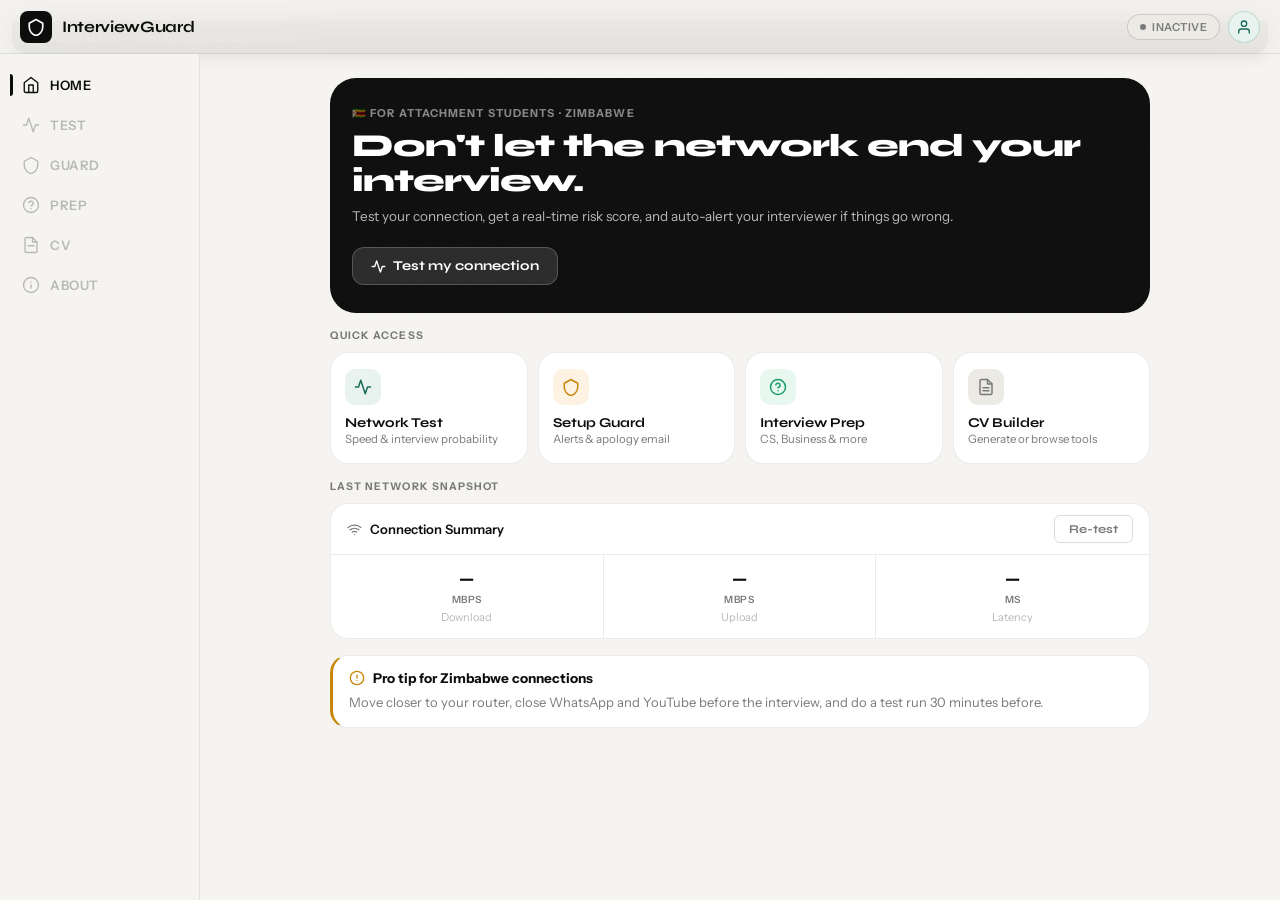
<file: frontend/index.html>
<!DOCTYPE html>
<html lang="en">

<head>
    <meta charset="UTF-8" />
    <meta name="viewport" content="width=device-width, initial-scale=1.0" />

    <title>InterviewGuard — Ace the Interview, Whatever the Signal</title>

    <meta name="description"
        content="InterviewGuard helps students and job seekers prepare for interviews, build ATS-friendly CVs, practise common interview questions, and monitor internet strength before video interviews." />

    <meta name="keywords"
        content="InterviewGuard, interview preparation, CS interview questions, CV builder, ATS friendly CV, network speed test, internet speed checker, video interview preparation, student interviews, job interview guide" />

    <meta name="author" content="InterviewGuard" />
    <meta name="robots" content="index, follow" />
    <meta name="theme-color" content="#000000" />

    <!-- Open Graph / Facebook / WhatsApp / LinkedIn -->
    <meta property="og:type" content="website" />
    <meta property="og:title" content="InterviewGuard — Ace the Interview, Whatever the Signal" />
    <meta property="og:description"
        content="Prepare smarter with interview questions, ATS-friendly CV guidance, and internet readiness checks for smooth online interviews." />
    <meta property="og:image" content="https://interviewguard.vachikumbu.com/interviewguard-logo.png" />
    <meta property="og:url" content="https://interviewguard.vachikumbu.com/" />
    <meta property="og:site_name" content="InterviewGuard" />

    <!-- Twitter / X -->
    <meta name="twitter:card" content="summary_large_image" />
    <meta name="twitter:title" content="InterviewGuard — Ace the Interview, Whatever the Signal" />
    <meta name="twitter:description"
        content="A lightweight interview preparation platform with CV guidance, interview questions, and network readiness checks." />
    <meta name="twitter:image" content="https://interviewguard.vachikumbu.com/interviewguard-logo.png" />

    <!-- Canonical URL -->
    <link rel="canonical" href="https://interviewguard.vachikumbu.com/" />

    <!-- Favicon -->
    <link rel="icon" href="interviewguard-logo.ico" type="image/x-icon" />
    <link rel="apple-touch-icon" href="interviewguard-logo.png" />

    <!-- Fonts -->
    <link rel="preconnect" href="https://fonts.googleapis.com" />
    <link rel="preconnect" href="https://fonts.gstatic.com" crossorigin />

    <link
        href="https://fonts.googleapis.com/css2?family=Syne:wght@400;500;600;700;800&family=Instrument+Sans:ital,wght@0,400;0,500;0,600;1,400&family=JetBrains+Mono:wght@400;500&display=swap"
        rel="stylesheet" />

    <!-- Styles -->
    <link rel="stylesheet" href="styles.css" />
</head>

<body>

    <!-- TOPBAR -->
    <header class="topbar">
        <div class="topbar-brand" style="cursor:pointer" onclick="navigateTo('home')">
            <div class="brand-mark">
                <svg viewBox="0 0 24 24">
                    <path d="M12 2L3 7v5c0 5.25 3.75 10.15 9 11.5 5.25-1.35 9-6.25 9-11.5V7z" />
                </svg>
            </div>
            <span class="brand-name">InterviewGuard</span>
        </div>
        <div style="display:flex;align-items:center;gap:8px">
            <button class="guard-chip off" id="guardChip" onclick="navigateTo('setup')">
                <div class="dot"></div>
                <span id="guardChipText">Inactive</span>
            </button>
            <button class="avatar-btn" onclick="navigateTo('profile')">
                <svg viewBox="0 0 24 24">
                    <path d="M20 21v-2a4 4 0 0 0-4-4H8a4 4 0 0 0-4 4v2" />
                    <circle cx="12" cy="7" r="4" />
                </svg>
            </button>
        </div>
    </header>

    <!-- GUARD BANNER -->
    <div id="guard-banner">
        <div class="banner-inner" id="bannerInner">
            <div class="banner-dot"></div>
            <span class="banner-text" id="bannerMsg">Guard active — monitoring your connection</span>
            <button class="banner-close" onclick="hideBanner()">✕</button>
        </div>
    </div>

    <!-- SHELL -->
    <div class="shell" id="shell">

        <!-- ── HOME ── -->
        <div class="page active" id="page-home">
            <div class="page-scroll">
                <div class="hero">
                    <div class="hero-noise"></div>
                    <div class="hero-eyebrow">🇿🇼 For Attachment Students · Zimbabwe</div>
                    <h1 class="hero-title">Don't let the network end your interview.</h1>
                    <div class="hero-body">Test your connection, get a real-time risk score, and auto-alert your
                        interviewer if things go wrong.</div>
                    <button class="hero-cta" onclick="navigateTo('test')">
                        <svg viewBox="0 0 24 24">
                            <polyline points="22 12 18 12 15 21 9 3 6 12 2 12" />
                        </svg>
                        Test my connection
                    </button>
                </div>

                <div class="sp-md"></div>
                <div class="section-label">Quick Access</div>
                <div class="quick-grid">
                    <div class="quick-card" onclick="navigateTo('test')">
                        <div class="quick-icon qi-brand">
                            <svg viewBox="0 0 24 24">
                                <polyline points="22 12 18 12 15 21 9 3 6 12 2 12" />
                            </svg>
                        </div>
                        <div>
                            <div class="quick-name">Network Test</div>
                            <div class="quick-desc">Speed & interview probability</div>
                        </div>
                    </div>
                    <div class="quick-card" onclick="navigateTo('setup')">
                        <div class="quick-icon qi-amber">
                            <svg viewBox="0 0 24 24">
                                <path d="M12 2L3 7v5c0 5.25 3.75 10.15 9 11.5 5.25-1.35 9-6.25 9-11.5V7z" />
                            </svg>
                        </div>
                        <div>
                            <div class="quick-name">Setup Guard</div>
                            <div class="quick-desc">Alerts & apology email</div>
                        </div>
                    </div>
                    <div class="quick-card" onclick="navigateTo('prep')">
                        <div class="quick-icon qi-green">
                            <svg viewBox="0 0 24 24">
                                <circle cx="12" cy="12" r="10" />
                                <path d="M9.09 9a3 3 0 0 1 5.83 1c0 2-3 3-3 3" />
                                <line x1="12" y1="17" x2="12.01" y2="17" />
                            </svg>
                        </div>
                        <div>
                            <div class="quick-name">Interview Prep</div>
                            <div class="quick-desc">CS, Business & more</div>
                        </div>
                    </div>
                    <div class="quick-card" onclick="navigateTo('cv')">
                        <div class="quick-icon qi-neutral">
                            <svg viewBox="0 0 24 24">
                                <path d="M14 2H6a2 2 0 0 0-2 2v16a2 2 0 0 0 2 2h12a2 2 0 0 0 2-2V8z" />
                                <polyline points="14 2 14 8 20 8" />
                                <line x1="16" y1="13" x2="8" y2="13" />
                                <line x1="16" y1="17" x2="8" y2="17" />
                            </svg>
                        </div>
                        <div>
                            <div class="quick-name">CV Builder</div>
                            <div class="quick-desc">Generate or browse tools</div>
                        </div>
                    </div>
                </div>

                <div class="sp-md"></div>
                <div class="section-label">Last Network Snapshot</div>
                <div class="snapshot">
                    <div class="snapshot-header">
                        <div class="flex-row">
                            <svg viewBox="0 0 24 24"
                                style="width:15px;height:15px;stroke:var(--ink-3);fill:none;stroke-width:2;stroke-linecap:round">
                                <path d="M5 12.55a11 11 0 0 1 14.08 0" />
                                <path d="M1.42 9a16 16 0 0 1 21.16 0" />
                                <path d="M8.53 16.11a6 6 0 0 1 6.95 0" />
                                <line x1="12" y1="20" x2="12.01" y2="20" />
                            </svg>
                            <span>Connection Summary</span>
                        </div>
                        <button class="btn btn-ghost btn-sm" onclick="navigateTo('test')">Re-test</button>
                    </div>
                    <div class="metrics-3">
                        <div class="met">
                            <div class="met-val" id="home-dl">—</div>
                            <div class="met-unit">Mbps</div>
                            <div class="met-label">Download</div>
                        </div>
                        <div class="met">
                            <div class="met-val" id="home-ul">—</div>
                            <div class="met-unit">Mbps</div>
                            <div class="met-label">Upload</div>
                        </div>
                        <div class="met">
                            <div class="met-val" id="home-ping">—</div>
                            <div class="met-unit">ms</div>
                            <div class="met-label">Latency</div>
                        </div>
                    </div>
                </div>

                <div class="sp-md"></div>
                <div class="tip-card">
                    <div class="tip-header">
                        <svg viewBox="0 0 24 24">
                            <circle cx="12" cy="12" r="10" />
                            <line x1="12" y1="8" x2="12" y2="12" />
                            <line x1="12" y1="16" x2="12.01" y2="16" />
                        </svg>
                        <span>Pro tip for Zimbabwe connections</span>
                    </div>
                    <div class="tip-body">Move closer to your router, close WhatsApp and YouTube before the interview,
                        and do a test run 30 minutes before.</div>
                </div>
                <div class="sp-lg"></div>
            </div>
        </div>

        <!-- ── TEST ── -->
        <div class="page" id="page-test">
            <div class="page-scroll">
                <div class="page-title">Network Diagnosis</div>
                <div class="page-sub">Real download &amp; upload speeds measured in your browser.</div>
                <div class="sp-md"></div>

                <div class="form-group">
                    <label class="form-label">Interview Platform</label>
                    <select class="form-select" id="platformSelect">
                        <option value="zoom">Zoom</option>
                        <option value="teams">Microsoft Teams</option>
                        <option value="meet">Google Meet</option>
                        <option value="webex">Cisco Webex</option>
                        <option value="whatsapp">WhatsApp Video</option>
                    </select>
                </div>

                <div class="test-card">
                    <div class="section-label" style="margin-bottom:0">Success Probability</div>
                    <div class="prob-ring-wrap" style="margin:18px auto">
                        <svg viewBox="0 0 120 120">
                            <circle cx="60" cy="60" r="50" class="prob-track" stroke-dasharray="314 314" />
                            <circle cx="60" cy="60" r="50" class="prob-arc" id="probArc" stroke-dasharray="0 314"
                                transform="rotate(-90 60 60)" />
                        </svg>
                        <div class="prob-center">
                            <div class="prob-pct" id="probPct">—</div>
                            <div class="prob-sub" id="probLabel">Run test first</div>
                        </div>
                    </div>
                    <div class="insight" id="insightBox">
                        <svg viewBox="0 0 24 24">
                            <circle cx="12" cy="12" r="10" />
                            <line x1="12" y1="8" x2="12" y2="12" />
                            <line x1="12" y1="16" x2="12.01" y2="16" />
                        </svg>
                        <p id="insightText">Run the test to see how ready your connection is for your interview
                            platform.</p>
                    </div>
                </div>

                <div class="sp-sm"></div>
                <div class="metrics-2">
                    <div class="metric-tile">
                        <div class="mt-head"><svg viewBox="0 0 24 24">
                                <polyline points="8 17 12 21 16 17" />
                                <line x1="12" y1="12" x2="12" y2="21" />
                                <path d="M20.88 18.09A5 5 0 0 0 18 9h-1.26A8 8 0 1 0 3 16.29" />
                            </svg><span>Download</span></div>
                        <div><span class="mt-val" id="dlVal">—</span><span class="mt-unit"> Mbps</span></div>
                        <div class="badge b-neutral" id="dlBadge">Pending</div>
                    </div>
                    <div class="metric-tile">
                        <div class="mt-head"><svg viewBox="0 0 24 24">
                                <polyline points="16 16 12 12 8 16" />
                                <line x1="12" y1="12" x2="12" y2="21" />
                                <path d="M20.88 18.09A5 5 0 0 0 18 9h-1.26A8 8 0 1 0 3 16.29" />
                            </svg><span>Upload</span></div>
                        <div><span class="mt-val" id="ulVal">—</span><span class="mt-unit"> Mbps</span></div>
                        <div class="badge b-neutral" id="ulBadge">Pending</div>
                    </div>
                </div>

                <div class="sp-sm"></div>
                <div class="latency-row">
                    <div class="lat-icon"><svg viewBox="0 0 24 24">
                            <path d="M13 2L3 14h9l-1 8 10-12h-9l1-8z" />
                        </svg></div>
                    <div style="flex:1">
                        <div
                            style="font-size:10.5px;font-weight:700;letter-spacing:.06em;text-transform:uppercase;color:var(--ink-3)">
                            Latency (Ping)</div>
                        <div style="margin-top:5px"><span class="mt-val" id="pingVal"
                                style="font-size:24px">—</span><span class="mt-unit"> ms</span></div>
                    </div>
                    <div class="badge b-neutral" id="pingBadge">Pending</div>
                </div>

                <div class="sp-sm"></div>
                <div class="stab-wrap">
                    <div class="stab-label-row">
                        <span class="text-xs text-muted"
                            style="font-weight:700;text-transform:uppercase;letter-spacing:.06em">Stability</span>
                        <span class="text-xs text-muted" id="stabilityPct">—</span>
                    </div>
                    <div class="stab-bar-bg">
                        <div class="stab-bar-fill" id="stabilityBar" style="width:0%"></div>
                    </div>
                </div>

                <div class="sp-md"></div>
                <button class="btn btn-primary" id="testBtn" onclick="runSpeedTest()">
                    <svg viewBox="0 0 24 24">
                        <polygon points="5 3 19 12 5 21 5 3" />
                    </svg>
                    <span id="testBtnText">Start Test</span>
                </button>

                <div class="sp-sm"></div>
                <p class="text-xs text-muted" style="text-align:center">Uses real HTTP transfer measurement for accurate
                    results.</p>
                <div class="sp-lg"></div>
            </div>
        </div>

        <!-- ── SETUP ── -->
        <div class="page" id="page-setup">
            <div class="page-scroll">
                <div class="page-title">Setup Guard</div>
                <div class="page-sub">Configure interview details and automated fail-safes.</div>
                <div class="sp-md"></div>

                <div class="section-label">Interview Details</div>
                <div class="card">
                    <div class="form-group">
                        <label class="form-label">Interviewer / Company Name</label>
                        <input class="form-input" id="s-company" type="text"
                            placeholder="e.g. Econet Wireless Zimbabwe" />
                    </div>
                    <div class="form-group">
                        <label class="form-label">Interviewer Email</label>
                        <input class="form-input" id="s-email" type="email" placeholder="recruiter@company.co.zw" />
                    </div>
                    <div class="form-grid-2">
                        <div class="form-group">
                            <label class="form-label">Date &amp; Time</label>
                            <input class="form-input" id="s-datetime" type="datetime-local" />
                        </div>
                        <div class="form-group">
                            <label class="form-label">Platform</label>
                            <select class="form-select" id="s-platform">
                                <option value="">Select…</option>
                                <option value="zoom">Zoom</option>
                                <option value="teams">MS Teams</option>
                                <option value="meet">Google Meet</option>
                                <option value="webex">Webex</option>
                                <option value="whatsapp">WhatsApp</option>
                            </select>
                        </div>
                    </div>
                </div>

                <div class="sp-sm"></div>
                <div class="section-label">Monitoring Options</div>
                <div class="toggle-row">
                    <div>
                        <div class="toggle-label">Network Monitoring</div>
                        <div class="toggle-desc">Auto-send apology email when connection drops for 15+ seconds.</div>
                    </div>
                    <button class="toggle on" id="toggle-monitor" onclick="this.classList.toggle('on')"></button>
                </div>
                <div class="toggle-row">
                    <div>
                        <div class="toggle-label">Browser Notifications</div>
                        <div class="toggle-desc">Get pop-up alerts even when the app is in the background.</div>
                    </div>
                    <button class="toggle on" id="toggle-notif" onclick="toggleNotifications(this)"></button>
                </div>
                <div class="toggle-row">
                    <div>
                        <div class="toggle-label">10-Minute Countdown</div>
                        <div class="toggle-desc">Notify 10 minutes before your interview starts.</div>
                    </div>
                    <button class="toggle on" id="toggle-countdown" onclick="this.classList.toggle('on')"></button>
                </div>

                <div class="sp-md"></div>
                <div class="section-label">Apology Email Preview</div>
                <div class="email-preview">
                    <div class="ep-toolbar">
                        <div class="ep-dot" style="background:#fc6058"></div>
                        <div class="ep-dot" style="background:#febc2e"></div>
                        <div class="ep-dot" style="background:#34c749"></div>
                        <span style="font-size:12px;color:var(--ink-3);margin-left:8px;font-weight:500">Auto-generated
                            apology</span>
                    </div>
                    <div class="ep-body" id="emailPreviewBody">Fill in your profile to preview the apology email.</div>
                </div>

                <div class="sp-md"></div>
                <button class="btn btn-primary" id="activateBtn" onclick="activateGuard()">
                    <svg viewBox="0 0 24 24">
                        <path d="M12 2L3 7v5c0 5.25 3.75 10.15 9 11.5 5.25-1.35 9-6.25 9-11.5V7z" />
                    </svg>
                    Activate Interview Guard
                </button>
                <p class="text-xs text-muted" style="text-align:center;margin-top:10px;line-height:1.5">Keep this page
                    open in the background. Guard monitors in real-time.</p>
                <div class="sp-lg"></div>
            </div>
        </div>

        <!-- ── PROFILE ── -->
        <div class="page" id="page-profile">
            <div class="page-scroll">
                <div class="page-title">Your Profile</div>
                <div class="page-sub">Stored in your browser only. Used to personalise alerts &amp; emails.</div>
                <div class="sp-md"></div>

                <div id="profileBanner" style="display:none;margin-bottom:16px">
                    <div class="profile-banner">
                        <div class="profile-avatar" id="profileAvatarLetter">T</div>
                        <div>
                            <div style="font-weight:700;font-size:16px;font-family:var(--font-display)"
                                id="profileBannerName">—</div>
                            <div class="text-sm text-muted" id="profileBannerEmail">—</div>
                            <div class="sp-sm"></div>
                            <div class="pill-tag">
                                <svg viewBox="0 0 24 24">
                                    <polyline points="20 6 9 17 4 12" />
                                </svg>
                                Profile Active
                            </div>
                        </div>
                    </div>
                </div>

                <div class="section-label">Personal Details</div>
                <div class="card">
                    <div class="form-group"><label class="form-label">Full Name</label><input class="form-input"
                            id="p-name" type="text" placeholder="e.g. Tinashe Moyo" /></div>
                    <div class="form-group"><label class="form-label">Your Email</label><input class="form-input"
                            id="p-email" type="email" placeholder="you@example.com" /></div>
                    <div class="form-group"><label class="form-label">Phone / WhatsApp</label><input class="form-input"
                            id="p-phone" type="tel" placeholder="+263 77 123 4567" /></div>
                    <div class="form-group" style="margin-bottom:0"><label class="form-label">Short Bio</label><textarea
                            class="form-textarea" id="p-bio"
                            placeholder="3rd year Computer Science student at UZ, passionate about software development…"></textarea>
                    </div>
                </div>

                <div class="sp-sm"></div>
                <div class="section-label">Interviewer Details</div>
                <div class="card">
                    <div class="form-group"><label class="form-label">Interviewer Email</label><input class="form-input"
                            id="p-int-email" type="email" placeholder="hr@company.co.zw" /></div>
                    <div class="form-group" style="margin-bottom:0"><label class="form-label">Interviewer Phone
                            (optional)</label><input class="form-input" id="p-int-phone" type="tel"
                            placeholder="+263 77 000 0000" /></div>
                </div>

                <div class="sp-md"></div>
                <button class="btn btn-primary" onclick="saveProfile()">
                    <svg viewBox="0 0 24 24">
                        <path d="M19 21H5a2 2 0 0 1-2-2V5a2 2 0 0 1 2-2h11l5 5v11a2 2 0 0 1-2 2z" />
                        <polyline points="17 21 17 13 7 13 7 21" />
                        <polyline points="7 3 7 8 15 8" />
                    </svg>
                    Save Profile
                </button>
                <p class="text-xs text-muted" style="text-align:center;margin-top:8px">Stored in your browser only.
                    Never shared without your action.</p>

                <div class="danger-zone" id="deleteZone" style="display:none;margin-top:20px">
                    <div class="danger-zone-header">
                        <svg viewBox="0 0 24 24">
                            <path
                                d="M10.29 3.86L1.82 18a2 2 0 0 0 1.71 3h16.94a2 2 0 0 0 1.71-3L13.71 3.86a2 2 0 0 0-3.42 0z" />
                            <line x1="12" y1="9" x2="12" y2="13" />
                            <line x1="12" y1="17" x2="12.01" y2="17" />
                        </svg>
                        <span>Danger Zone</span>
                    </div>
                    <p class="text-sm text-muted" style="margin-bottom:12px;line-height:1.5">Clear your locally saved
                        profile details from this browser. This cannot be undone.</p>
                    <button class="btn btn-danger btn-sm" style="width:auto" onclick="deleteProfile()">
                        <svg viewBox="0 0 24 24"
                            style="width:14px;height:14px;stroke:currentColor;fill:none;stroke-width:2;stroke-linecap:round">
                            <polyline points="3 6 5 6 21 6" />
                            <path d="M19 6v14a2 2 0 0 1-2 2H7a2 2 0 0 1-2-2V6m3 0V4a1 1 0 0 1 1-1h4a1 1 0 0 1 1 1v2" />
                        </svg>
                        Delete My Profile
                    </button>
                </div>
                <div class="sp-lg"></div>
            </div>
        </div>

        <!-- ── PREP ── -->
        <div class="page" id="page-prep">
            <div class="page-scroll">
                <div class="page-title">Interview Prep</div>
                
                <div class="page-sub">Master your discipline. Focused on Zim industrial attachment.</div>

                <div class="hero">
                    <div class="hero-noise"></div>
                    <h1 class="hero-title">Contribute to the Bank</h1>
                    <div class="hero-body">Share interview questions you've faced and help others prepare.</div>
                    <button class="hero-cta" id="submitToggleBtn" type="button" aria-expanded="false" onclick="toggleSubmitForm()">
                        <svg viewBox="0 0 24 24">
                            <polyline points="22 12 18 12 15 21 9 3 6 12 2 12" />
                        </svg>
                        Submit a Question
                    </button>
                </div>

                <div class="sp-md"></div>

                <div class="search-bar">
                    <svg viewBox="0 0 24 24">
                        <circle cx="11" cy="11" r="8" />
                        <line x1="21" y1="21" x2="16.65" y2="16.65" />
                    </svg>
                    <input type="text" id="qSearchInput" placeholder="Search questions or topics…"
                        oninput="filterQuestions()" />
                </div>

                <div class="sp-sm"></div>
                <div class="filter-row" id="facultyFilter">
                    <button class="chip chip-fill" data-faculty="all" onclick="setFaculty(this,'all')">All</button>
                    <button class="chip chip-out" data-faculty="computer_science"
                        onclick="setFaculty(this,'computer_science')">💻 Computer Science</button>
                    <button class="chip chip-out" data-faculty="general" onclick="setFaculty(this,'general')">🎯
                        General</button>
                    <button class="chip chip-out" data-faculty="engineering" onclick="setFaculty(this,'engineering')">⚙️
                        Engineering</button>
                    <button class="chip chip-out" data-faculty="business" onclick="setFaculty(this,'business')">📊
                        Business</button>
                    <button class="chip chip-out" data-faculty="social_behavioural"
                        onclick="setFaculty(this,'social_behavioural')">🧠 Social Science</button>
                    <button class="chip chip-out" data-faculty="medicine" onclick="setFaculty(this,'medicine')">🩺 Medicine</button>
                    <button class="chip chip-out" data-faculty="law" onclick="setFaculty(this,'law')">⚖️ Law</button>
                    <button class="chip chip-out" data-faculty="arts" onclick="setFaculty(this,'arts')">🎨 Arts</button>
                    <button class="chip chip-out" data-faculty="natural_sciences" onclick="setFaculty(this,'natural_sciences')">🔬 Sciences</button>
                    <button class="chip chip-out" data-faculty="education" onclick="setFaculty(this,'education')">📚 Education</button>
                </div>

                <div class="sp-sm"></div>
                <div class="filter-row" id="diffFilter">
                    <button class="chip chip-fill" data-diff="all" onclick="setDiff(this,'all')">All Levels</button>
                    <button class="chip chip-out" data-diff="beginner"
                        onclick="setDiff(this,'beginner')">Beginner</button>
                    <button class="chip chip-out" data-diff="intermediate"
                        onclick="setDiff(this,'intermediate')">Intermediate</button>
                    <button class="chip chip-out" data-diff="advanced"
                        onclick="setDiff(this,'advanced')">Advanced</button>
                </div>

                <div class="sp-md"></div>
                <div class="q-count-row">
                    <div class="q-count-title" id="prepSectionLabel">All Questions</div>
                    <div class="q-count-tag" id="qCount">— Questions</div>
                </div>

                <div id="qaContainer">
                    <div class="empty-state">
                        <svg viewBox="0 0 24 24">
                            <circle cx="12" cy="12" r="10" />
                            <polyline points="12 6 12 12 16 14" />
                        </svg>
                        <h3>Loading questions…</h3>
                        <p>Make sure the Django server is running.</p>
                    </div>
                </div>
                <div class="sp-lg"></div>

                <!-- Submit Question Form -->
                <section id="submit-section" class="hidden">
                  <h2>Submit an Interview Question</h2>
                  <p class="submit-intro">
                    Help grow the InterviewGuard question bank. Your submission will be
                    reviewed by our team before being published.
                  </p>

                  <form id="submitForm" novalidate>

                    <div class="form-row">
                      <label for="sub-faculty">Faculty *</label>
                      <select id="sub-faculty" required>
                        <option value="">— Select Faculty —</option>
                        <option value="computer_science">Computer Science</option>
                        <option value="engineering">Engineering</option>
                        <option value="business">Business</option>
                        <option value="social_behavioural">Social &amp; Behavioural Science</option>
                        <option value="medicine">Medicine &amp; Health Sciences</option>
                        <option value="law">Law</option>
                        <option value="arts">Arts &amp; Humanities</option>
                        <option value="natural_sciences">Natural Sciences</option>
                        <option value="education">Education</option>
                        <option value="general">General / All Faculties</option>
                      </select>
                    </div>

                    <div class="form-row">
                      <label for="sub-difficulty">Difficulty *</label>
                      <select id="sub-difficulty" required>
                        <option value="beginner">Beginner</option>
                        <option value="intermediate">Intermediate</option>
                        <option value="advanced">Advanced</option>
                      </select>
                    </div>

                    <div class="form-row">
                      <label for="sub-question">Interview Question *</label>
                      <textarea id="sub-question" rows="3" placeholder="Write the interview question here…" required></textarea>
                    </div>

                    <div class="form-row">
                      <label for="sub-answer">Model Answer *</label>
                      <textarea id="sub-answer" rows="5" placeholder="Provide a thorough model answer…" required></textarea>
                    </div>

                    <div class="form-row">
                      <label for="sub-tip">Interviewer Tip <span class="optional">(optional)</span></label>
                      <textarea id="sub-tip" rows="2" placeholder="What is the interviewer really looking for?"></textarea>
                    </div>

                    <div class="form-row">
                      <label for="sub-tags">Tags <span class="optional">(optional, comma-separated)</span></label>
                      <input type="text" id="sub-tags" maxlength="255" placeholder="e.g. Django, REST, OOP">
                    </div>

                    <div class="form-row">
                      <label for="sub-name">Your Name <span class="optional">(optional)</span></label>
                      <input type="text" id="sub-name" maxlength="255" placeholder="e.g. Tarisai Moyo">
                    </div>

                    <div class="form-row">
                      <label for="sub-email">Your Email <span class="optional">(optional)</span></label>
                      <input type="email" id="sub-email" maxlength="254" placeholder="We'll notify you when it's approved">
                    </div>

                    <button type="submit" id="submitBtn">Submit Question</button>

                  </form>

                  <!-- Shown AFTER successful submission — hidden by default -->
                  <div id="submitSuccess" class="submit-success hidden">
                    <div class="success-icon">✅</div>
                    <h3>Submission Received!</h3>
                    <p>
                      Thank you for contributing to InterviewGuard.<br>
                      Your question is now <strong>pending review</strong> by our team.
                    </p>
                    <p class="success-sub">
                      Once approved, it will appear in the preparation section for all users.
                      This process typically takes 1–3 business days.
                    </p>
                    <button onclick="resetSubmitForm()">Submit Another</button>
                  </div>

                </section>

            </div>
        </div>

        <!-- ── CV ── -->
        <div class="page" id="page-cv">
            <div class="page-scroll">
                <div class="cv-hero">
                    <div class="cv-hero-bg"></div>
                    <span class="cv-hero-icon">✦</span>
                    <h2 class="cv-hero-title">Craft Your Perfect CV</h2>
                    <div class="cv-hero-sub">Suggestions tailored for all attachment roles in Zimbabwe.</div>
                    <!-- <button class="cv-btn"
                        onclick="showToast('info','AI CV Builder','Coming soon — connect your profile first.')">
                        <svg viewBox="0 0 24 24">
                            <polygon
                                points="12 2 15.09 8.26 22 9.27 17 14.14 18.18 21.02 12 17.77 5.82 21.02 7 14.14 2 9.27 8.91 8.26 12 2" />
                        </svg>
                        Generate CV with AI
                    </button> -->
                </div>

                <div class="sp-md"></div>
                <div class="section-label">CV Support</div>
                
                <div class="card">
                    <p class="text-sm text-muted" style="line-height:1.75;margin:0">
                        InterviewGuard helps students prepare attachment-ready CVs by highlighting the key sections
                        employers expect to see, including academic background, technical skills, projects, references,
                        and relevant experience.
                    </p>
                </div>
                
                <div class="sp-sm"></div>
                
                <div class="quick-grid">
                
                    <div class="quick-card">
                        <div class="quick-icon qi-brand">
                            <svg viewBox="0 0 24 24">
                                <path d="M14 2H6a2 2 0 0 0-2 2v16a2 2 0 0 0 2 2h12a2 2 0 0 0 2-2V8z"></path>
                                <polyline points="14 2 14 8 20 8"></polyline>
                            </svg>
                        </div>
                        <div>
                            <div class="quick-name">Personal Details</div>
                            <div class="quick-desc">Full name, email, phone number, location, LinkedIn, and portfolio links.</div>
                        </div>
                    </div>
                
                    <div class="quick-card">
                        <div class="quick-icon qi-green">
                            <svg viewBox="0 0 24 24">
                                <path d="M22 10v6M2 10l10-5 10 5-10 5z"></path>
                                <path d="M6 12v5c3 2 9 2 12 0v-5"></path>
                            </svg>
                        </div>
                        <div>
                            <div class="quick-name">Education</div>
                            <div class="quick-desc">University, degree programme, year of study, key modules, and achievements.</div>
                        </div>
                    </div>
                
                    <div class="quick-card">
                        <div class="quick-icon qi-amber">
                            <svg viewBox="0 0 24 24">
                                <polyline points="16 18 22 12 16 6"></polyline>
                                <polyline points="8 6 2 12 8 18"></polyline>
                            </svg>
                        </div>
                        <div>
                            <div class="quick-name">Skills</div>
                            <div class="quick-desc">Programming languages, frameworks, tools, databases, and soft skills.</div>
                        </div>
                    </div>
                
                    <div class="quick-card">
                        <div class="quick-icon qi-neutral">
                            <svg viewBox="0 0 24 24">
                                <rect x="3" y="3" width="18" height="18" rx="2"></rect>
                                <line x1="9" y1="9" x2="15" y2="9"></line>
                                <line x1="9" y1="13" x2="15" y2="13"></line>
                                <line x1="9" y1="17" x2="13" y2="17"></line>
                            </svg>
                        </div>
                        <div>
                            <div class="quick-name">Projects</div>
                            <div class="quick-desc">Include 2–4 strong projects with short descriptions and GitHub/demo links.</div>
                        </div>
                    </div>
                
                </div>
                
                <div class="sp-sm"></div>
                
                <div class="tip-card">
                    <div class="tip-header">
                        <svg viewBox="0 0 24 24">
                            <circle cx="12" cy="12" r="10"></circle>
                            <line x1="12" y1="8" x2="12" y2="12"></line>
                            <line x1="12" y1="16" x2="12.01" y2="16"></line>
                        </svg>
                        <span>Attachment CV Tip</span>
                    </div>
                
                    <div class="tip-body">
                        Keep your CV clear, one to two pages long, and tailored to the company you are applying to.
                        Focus on what you can do, the tools you have used, and the projects that prove your skills.
                    </div>
                </div>

                <div class="sp-md"></div>
                <div class="section-label">Recommended Builders</div>

                <div id="cvBuildersContainer">
                    <div class="empty-state compact">
                        <svg viewBox="0 0 24 24">
                            <circle cx="12" cy="12" r="10" />
                            <polyline points="12 6 12 12 16 14" />
                        </svg>
                        <h3>Loading builders…</h3>
                        <p>Fetching approved recommendations.</p>
                    </div>
                </div>

                <div class="sp-sm"></div>
                <div class="cv-submit-cta">
                    <div>
                        <div class="cv-submit-title">Know a better CV builder?</div>
                        <div class="cv-submit-copy">Share it with other students. New links are reviewed before publishing.</div>
                    </div>
                    <button class="btn btn-primary btn-sm" id="cvBuilderToggleBtn" type="button" aria-expanded="false" onclick="toggleCVBuilderForm()">
                        Submit CV Builder
                    </button>
                </div>

                <section id="builder-submit-section" class="hidden">
                    <h2>Submit a CV Builder</h2>
                    <p class="submit-intro">Recommend a useful CV or resume builder. Approved submissions will appear in this list.</p>

                    <form id="builderSubmitForm" novalidate>
                        <div class="form-row">
                            <label for="builder-name">Builder Name *</label>
                            <input type="text" id="builder-name" maxlength="120" placeholder="e.g. FlowCV" required>
                        </div>
                        <div class="form-row">
                            <label for="builder-description">Short Description *</label>
                            <textarea id="builder-description" rows="3" maxlength="240" placeholder="Briefly describe why this builder is useful…" required></textarea>
                        </div>
                        <div class="form-row">
                            <label for="builder-link">Link *</label>
                            <input type="url" id="builder-link" maxlength="500" placeholder="https://example.com" required>
                        </div>
                        <div class="form-row">
                            <label for="builder-submitter-name">Your Name <span class="optional">(optional)</span></label>
                            <input type="text" id="builder-submitter-name" maxlength="255" placeholder="e.g. Tarisai Moyo">
                        </div>
                        <div class="form-row">
                            <label for="builder-submitter-email">Your Email <span class="optional">(optional)</span></label>
                            <input type="email" id="builder-submitter-email" maxlength="254" placeholder="We'll notify you when it's approved">
                        </div>
                        <button type="submit" id="builderSubmitBtn">Submit CV Builder</button>
                    </form>

                    <div id="builderSubmitSuccess" class="submit-success hidden">
                        <div class="success-icon">✓</div>
                        <h3>Builder Submitted</h3>
                        <p>Thanks for contributing. Your recommendation is now <strong>pending review</strong>.</p>
                        <p class="success-sub">Once approved, it will appear in the recommended builders list.</p>
                        <button onclick="resetCVBuilderForm()">Submit Another</button>
                    </div>
                </section>
                <div class="sp-lg"></div>
            </div>
        </div>

        <!-- ── ABOUT ── -->
        <div class="page" id="page-about">
            <div class="page-scroll">
                <div class="page-title">About InterviewGuard</div>
                <div class="page-sub">
                    A lightweight interview readiness platform built for students, graduates, and job seekers preparing for
                    online and physical interviews.
                </div>
        
                <div class="sp-md"></div>
        
                <div class="hero">
                    <div class="hero-noise"></div>
                    <div class="hero-eyebrow">Built for Zimbabwean attachment students</div>
                    <h1 class="hero-title">Interview preparation, protected by smart readiness tools.</h1>
                    <div class="hero-body">
                        InterviewGuard helps users prepare confidently by combining interview practice, CV guidance,
                        and network checks for smoother online interviews.
                    </div>
                </div>
        
                <div class="sp-md"></div>
        
                <div class="section-label">What InterviewGuard Does</div>
                <div class="quick-grid">
                    <div class="quick-card">
                        <div class="quick-icon qi-brand">
                            <svg viewBox="0 0 24 24">
                                <polyline points="22 12 18 12 15 21 9 3 6 12 2 12" />
                            </svg>
                        </div>
                        <div>
                            <div class="quick-name">Network Readiness</div>
                            <div class="quick-desc">Tests download, upload, latency, and interview success probability.</div>
                        </div>
                    </div>
        
                    <div class="quick-card">
                        <div class="quick-icon qi-amber">
                            <svg viewBox="0 0 24 24">
                                <path d="M12 2L3 7v5c0 5.25 3.75 10.15 9 11.5 5.25-1.35 9-6.25 9-11.5V7z" />
                            </svg>
                        </div>
                        <div>
                            <div class="quick-name">Interview Guard</div>
                            <div class="quick-desc">Monitors connection drops and prepares an apology alert when needed.</div>
                        </div>
                    </div>
        
                    <div class="quick-card">
                        <div class="quick-icon qi-green">
                            <svg viewBox="0 0 24 24">
                                <circle cx="12" cy="12" r="10" />
                                <path d="M9.09 9a3 3 0 0 1 5.83 1c0 2-3 3-3 3" />
                                <line x1="12" y1="17" x2="12.01" y2="17" />
                            </svg>
                        </div>
                        <div>
                            <div class="quick-name">Interview Prep Bank</div>
                            <div class="quick-desc">Provides common interview questions across faculties and difficulty levels.
                            </div>
                        </div>
                    </div>
        
                    <div class="quick-card">
                        <div class="quick-icon qi-neutral">
                            <svg viewBox="0 0 24 24">
                                <path d="M14 2H6a2 2 0 0 0-2 2v16a2 2 0 0 0 2 2h12a2 2 0 0 0 2-2V8z" />
                                <polyline points="14 2 14 8 20 8" />
                                <line x1="16" y1="13" x2="8" y2="13" />
                            </svg>
                        </div>
                        <div>
                            <div class="quick-name">CV Support</div>
                            <div class="quick-desc">Guides students on what to include in an attachment-ready CV.</div>
                        </div>
                    </div>
                </div>
        
                <div class="sp-md"></div>
        
                <div class="section-label">Why It Exists</div>
                <div class="card">
                    <p class="text-sm text-muted about-copy">
                        Many students lose interview confidence because of poor network conditions, limited preparation,
                        or uncertainty about what employers expect. InterviewGuard was created to reduce that pressure
                        by giving users practical tools before, during, and after the interview process.
                    </p>
                </div>
        
                <div class="sp-md"></div>
        
                <div class="sp-md"></div>
        
                <div class="section-label">Privacy First</div>
                <div class="tip-card">
                    <div class="tip-header">
                        <svg viewBox="0 0 24 24">
                            <path d="M12 2L3 7v5c0 5.25 3.75 10.15 9 11.5 5.25-1.35 9-6.25 9-11.5V7z" />
                        </svg>
                        <span>Your information stays in your control</span>
                    </div>
                    <div class="tip-body">
                        Profile details are stored locally in your browser and are only used to personalise interview
                        alerts, apology previews, and readiness features.
                    </div>
                </div>
        
                <div class="sp-md"></div>
        
                <div class="sp-md"></div>
                
                <div class="section-label">Contact & Support</div>
                
                <div class="quick-grid">
                
                    <!-- Main Support -->
                    <div class="quick-card">
                        <div class="quick-icon qi-brand">
                            <svg viewBox="0 0 24 24">
                                <path d="M4 4h16v16H4z" fill="none"></path>
                                <polyline points="22,6 12,13 2,6"></polyline>
                            </svg>
                        </div>
                
                        <div>
                            <div class="quick-name">General Support</div>
                            <div class="quick-desc">
                                Questions, interview support, feedback, or platform assistance.
                            </div>
                
                            <div class="sp-sm"></div>
                
                            <a href="mailto:interviewguard@vachikumbu.com"
                                class="about-contact-link support-link">
                                interviewguard@vachikumbu.com
                            </a>
                        </div>
                    </div>
                
                    <!-- Developer Contact -->
                    <div class="quick-card">
                        <div class="quick-icon qi-amber">
                            <svg viewBox="0 0 24 24">
                                <polyline points="16 18 22 12 16 6"></polyline>
                                <polyline points="8 6 2 12 8 18"></polyline>
                            </svg>
                        </div>
                
                        <div>
                            <div class="quick-name">Technical Support</div>
                            <div class="quick-desc">
                                Report bugs, technical issues, or development-related concerns.
                            </div>
                
                            <div class="sp-sm"></div>
                
                            <a href="mailto:kudakwashe@vachikumbu.com"
                                class="about-contact-link tech-link">
                                kudakwashe@vachikumbu.com
                            </a>
                        </div>
                    </div>
                
                </div>
                
                <div class="sp-md"></div>
                
                <div class="tip-card">
                    <div class="tip-header">
                        <svg viewBox="0 0 24 24">
                            <circle cx="12" cy="12" r="10"></circle>
                            <line x1="12" y1="8" x2="12" y2="12"></line>
                            <line x1="12" y1="16" x2="12.01" y2="16"></line>
                        </svg>
                        <span>Response Times</span>
                    </div>
                
                    <div class="tip-body">
                        We aim to respond to support and technical enquiries within 24–48 hours.
                        For platform bugs or urgent technical issues, please include screenshots
                        and device/browser details where possible.
                    </div>
                </div>
        
                <div class="sp-lg"></div>

                <div class="section-label">Platform Version</div>
                
                <div class="card">
                    <div class="about-version-row">
                
                        <div>
                            <div style="font-size:13px;color:var(--ink-lt)">
                                Current Release
                            </div>
                
                            <div style="font-size:24px;
                                        font-weight:800;
                                        font-family:var(--font-display);
                                        color:var(--ink)">
                                v1.0.0
                            </div>
                        </div>
                
                        <div class="pill-tag">
                            <svg viewBox="0 0 24 24">
                                <polyline points="20 6 9 17 4 12"></polyline>
                            </svg>
                            Stable Release
                        </div>
                
                    </div>
                </div>
            </div>
        </div>

    </div><!-- /shell -->

    <!-- BOTTOM NAV -->
    <nav class="bottom-nav">
        <button class="nav-item active" id="nav-home" onclick="navigateTo('home')">
            <svg viewBox="0 0 24 24">
                <path d="M3 9l9-7 9 7v11a2 2 0 0 1-2 2H5a2 2 0 0 1-2-2z" />
                <polyline points="9 22 9 12 15 12 15 22" />
            </svg>
            <span class="nav-label">Home</span>
        </button>
        <button class="nav-item" id="nav-test" onclick="navigateTo('test')">
            <svg viewBox="0 0 24 24">
                <polyline points="22 12 18 12 15 21 9 3 6 12 2 12" />
            </svg>
            <span class="nav-label">Test</span>
        </button>
        <button class="nav-item" id="nav-setup" onclick="navigateTo('setup')">
            <svg viewBox="0 0 24 24">
                <path d="M12 2L3 7v5c0 5.25 3.75 10.15 9 11.5 5.25-1.35 9-6.25 9-11.5V7z" />
            </svg>
            <span class="nav-label">Guard</span>
        </button>
        <button class="nav-item" id="nav-prep" onclick="navigateTo('prep')">
            <svg viewBox="0 0 24 24">
                <circle cx="12" cy="12" r="10" />
                <path d="M9.09 9a3 3 0 0 1 5.83 1c0 2-3 3-3 3" />
                <line x1="12" y1="17" x2="12.01" y2="17" />
            </svg>
            <span class="nav-label">Prep</span>
        </button>
        <button class="nav-item" id="nav-cv" onclick="navigateTo('cv')">
            <svg viewBox="0 0 24 24">
                <path d="M14 2H6a2 2 0 0 0-2 2v16a2 2 0 0 0 2 2h12a2 2 0 0 0 2-2V8z" />
                <polyline points="14 2 14 8 20 8" />
                <line x1="16" y1="13" x2="8" y2="13" />
            </svg>
            <span class="nav-label">CV</span>
        </button>
        <button class="nav-item" id="nav-about" onclick="navigateTo('about')">
            <svg viewBox="0 0 24 24" fill="none" stroke="currentColor" stroke-width="2" stroke-linecap="round"
                stroke-linejoin="round">
                <circle cx="12" cy="12" r="10"></circle>
                <line x1="12" y1="16" x2="12" y2="12"></line>
                <line x1="12" y1="8" x2="12.01" y2="8"></line>
            </svg>
            <span class="nav-label">About</span>
        </button>

    </nav>

    <div id="toast-container"></div>

    <script src="app.js?v=20260506-2230-cv-builders"></script>
</body>

</html>
</file>
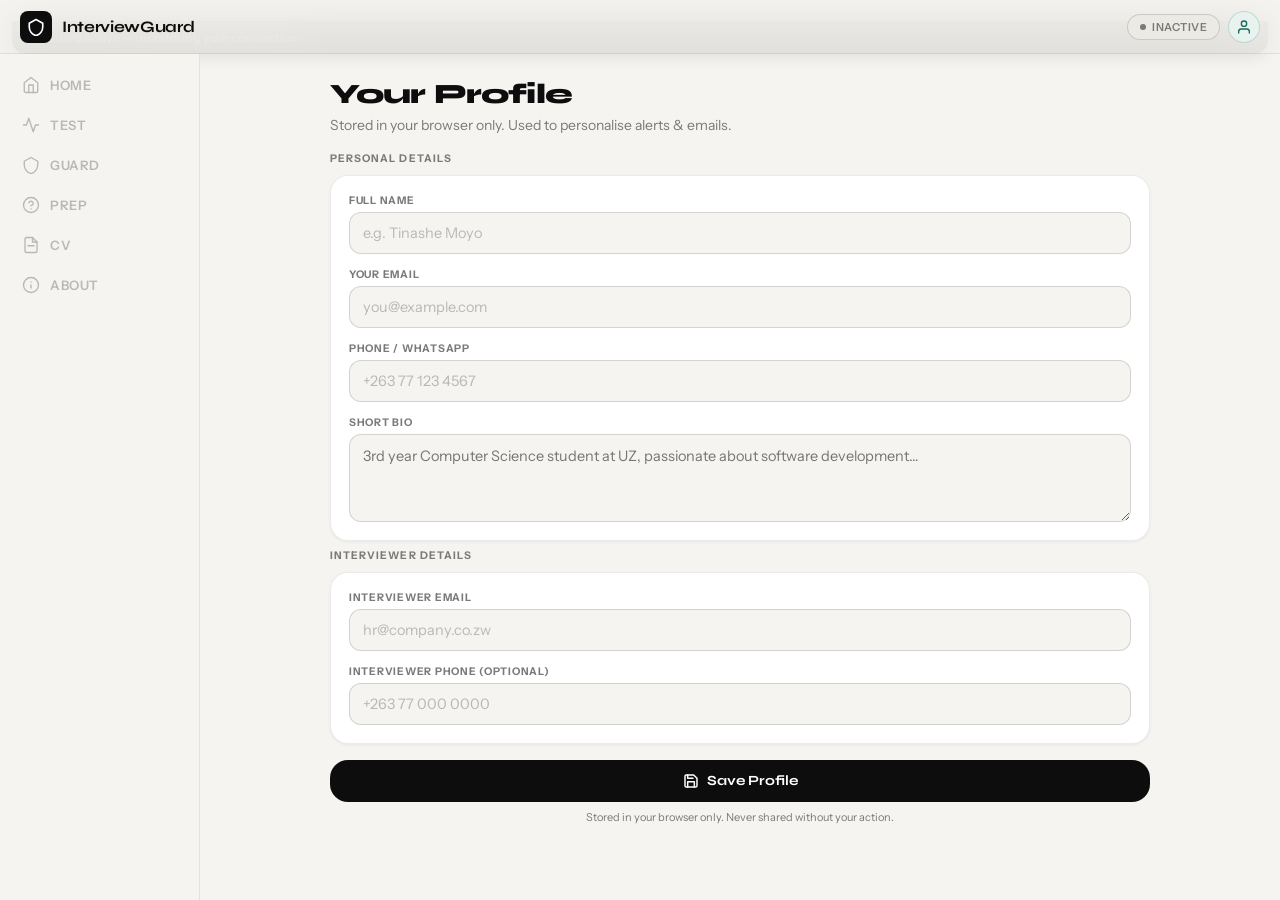
<file: frontend/profile.html>
<!DOCTYPE html>
<html lang="en">
<head>
    <meta charset="UTF-8">
    <meta name="viewport" content="width=device-width, initial-scale=1.0">
    <title>InterviewGuard Profile</title>
    <meta http-equiv="refresh" content="0; url=index.html#profile">
</head>
<body>
    <p><a href="index.html#profile">Open InterviewGuard profile</a></p>
    <script>
        window.location.replace('index.html#profile');
    </script>
</body>
</html>
</file>
<file: frontend/styles.css>
:root {
    --ink: #0d0d0d;
    --ink-2: #3a3a3a;
    --ink-3: #7a7a7a;
    --ink-4: #b8b8b8;
    --bg: #f5f4f0;
    --bg-2: #eceae4;
    --bg-3: #e2dfd8;
    --surface: #ffffff;
    --border: rgba(0, 0, 0, .08);
    --border-strong: rgba(0, 0, 0, .14);

    --brand: #1a6b5a;
    --brand-hover: #155548;
    --brand-light: #e8f3f0;
    --brand-glow: rgba(26, 107, 90, .18);

    --green: #1a9e6a;
    --yellow: #c8860a;
    --red: #cc3333;
    --green-bg: #e8f7ef;
    --yellow-bg: #fef6e4;
    --red-bg: #fceaea;

    --font-display: 'Syne', sans-serif;
    --font-body: 'Instrument Sans', sans-serif;
    --font-mono: 'JetBrains Mono', monospace;

    --r-sm: 6px;
    --r-md: 12px;
    --r-lg: 18px;
    --r-xl: 26px;
    --r-full: 999px;

    --shadow-sm: 0 1px 3px rgba(0, 0, 0, .06);
    --shadow-md: 0 4px 16px rgba(0, 0, 0, .08);
    --shadow-lg: 0 12px 40px rgba(0, 0, 0, .12);

    --ease: cubic-bezier(.16, 1, .3, 1);
    --nav-h: 66px;
    --bar-h: 54px;
}

*,
*::before,
*::after {
    box-sizing: border-box;
    margin: 0;
    padding: 0
}

html {
    scroll-behavior: smooth;
    font-size: 16px
}

body {
    font-family: var(--font-body);
    background: var(--bg);
    color: var(--ink);
    min-height: 100dvh;
    -webkit-font-smoothing: antialiased;
    overflow-x: hidden
}

button,
input,
select,
textarea {
    font-family: inherit
}

a {
    text-decoration: none;
    color: inherit
}

/* ── TOPBAR ── */
.topbar {
    position: fixed;
    top: 0;
    left: 0;
    right: 0;
    height: var(--bar-h);
    background: rgba(245, 244, 240, .92);
    backdrop-filter: blur(18px);
    border-bottom: 1px solid var(--border);
    z-index: 200;
    display: flex;
    align-items: center;
    justify-content: space-between;
    padding: 0 20px;
}

.topbar-brand {
    display: flex;
    align-items: center;
    gap: 10px
}

.brand-mark {
    width: 32px;
    height: 32px;
    background: var(--ink);
    border-radius: 8px;
    display: flex;
    align-items: center;
    justify-content: center;
}

.brand-mark svg {
    width: 18px;
    height: 18px;
    stroke: white;
    fill: none;
    stroke-width: 2.2;
    stroke-linecap: round;
    stroke-linejoin: round
}

.brand-name {
    font-family: var(--font-display);
    font-size: 16px;
    font-weight: 700;
    letter-spacing: -.02em
}

.guard-chip {
    display: flex;
    align-items: center;
    gap: 6px;
    padding: 5px 12px;
    border-radius: var(--r-full);
    font-size: 11px;
    font-weight: 600;
    letter-spacing: .04em;
    text-transform: uppercase;
    cursor: pointer;
    border: none;
    transition: all .2s var(--ease);
}

.guard-chip.off {
    background: var(--bg-2);
    color: var(--ink-3);
    border: 1px solid var(--border-strong)
}

.guard-chip.on {
    background: var(--green-bg);
    color: var(--green);
    border: 1px solid rgba(26, 158, 106, .25)
}

.guard-chip.warn {
    background: var(--yellow-bg);
    color: var(--yellow);
    border: 1px solid rgba(200, 134, 10, .25)
}

.guard-chip.danger {
    background: var(--red-bg);
    color: var(--red);
    border: 1px solid rgba(204, 51, 51, .25)
}

.dot {
    width: 6px;
    height: 6px;
    border-radius: 50%;
    background: currentColor;
    flex-shrink: 0
}

.guard-chip.on .dot {
    animation: blink 2s infinite
}

@keyframes blink {

    0%,
    100% {
        opacity: 1
    }

    50% {
        opacity: .3
    }
}

.avatar-btn {
    width: 32px;
    height: 32px;
    border-radius: 50%;
    background: var(--brand-light);
    border: 1.5px solid rgba(26, 107, 90, .2);
    display: flex;
    align-items: center;
    justify-content: center;
    cursor: pointer;
    color: var(--brand);
}

.avatar-btn svg {
    width: 16px;
    height: 16px;
    stroke: currentColor;
    fill: none;
    stroke-width: 2;
    stroke-linecap: round;
    stroke-linejoin: round
}

/* ── GUARD BANNER ── */
#guard-banner {
    position: fixed;
    top: var(--bar-h);
    left: 0;
    right: 0;
    z-index: 190;
    transform: translateY(-100%);
    transition: transform .3s var(--ease);
    pointer-events: none;
}

#guard-banner.visible {
    transform: translateY(0);
    pointer-events: all
}

.banner-inner {
    margin: 0 12px;
    background: var(--ink);
    color: white;
    border-radius: 0 0 14px 14px;
    padding: 9px 16px;
    display: flex;
    align-items: center;
    gap: 10px;
    font-size: 12.5px;
    box-shadow: var(--shadow-md);
}

.banner-inner.danger {
    background: #7f1d1d
}

.banner-dot {
    width: 7px;
    height: 7px;
    border-radius: 50%;
    background: #4dd4a0;
    flex-shrink: 0;
    animation: blink 2s infinite
}

.banner-inner.danger .banner-dot {
    background: #f87171;
    animation: none
}

.banner-text {
    flex: 1;
    font-weight: 500
}

.banner-close {
    cursor: pointer;
    opacity: .6;
    font-size: 15px;
    line-height: 1;
    background: none;
    border: none;
    color: white
}

/* ── LAYOUT ── */
.shell {
    display: flex;
    flex-direction: column;
    min-height: 100dvh;
    padding-top: var(--bar-h);
    padding-bottom: var(--nav-h);
}

@media(min-width:800px) {
    .shell {
        flex-direction: row;
        padding-bottom: 0;
        padding-top: var(--bar-h)
    }

    .bottom-nav {
        position: fixed;
        left: 0;
        top: var(--bar-h);
        bottom: 0;
        width: 200px;
        height: auto;
        flex-direction: column;
        justify-content: flex-start;
        padding: 12px 10px;
        gap: 2px;
        border-top: none;
        border-right: 1px solid var(--border);
        background: rgba(245, 244, 240, .96);
    }

    .nav-item {
        flex: none;
        width: 100%;
        flex-direction: row;
        justify-content: flex-start;
        gap: 10px;
        padding: 10px 12px;
        border-radius: var(--r-md);
        text-align: left
    }

    .nav-item.active::before {
        content: '';
        position: absolute;
        left: 0;
        top: 20%;
        bottom: 20%;
        width: 3px;
        height: auto;
        right: auto;
        background: var(--brand);
        border-radius: 0 3px 3px 0
    }

    .nav-item .nav-label {
        font-size: 13px;
        font-weight: 600
    }

    .nav-item svg {
        width: 18px;
        height: 18px
    }

    .shell {
        padding-left: 200px
    }

    .page-scroll {
        max-width: 100%
    }
}

/* ── BOTTOM NAV ── */
.bottom-nav {
    position: fixed;
    bottom: 0;
    left: 0;
    right: 0;
    width: 100vw;
    max-width: 100vw;
    height: var(--nav-h);
    background: rgba(245, 244, 240, .96);
    backdrop-filter: blur(14px);
    border-top: 1px solid var(--border);
    z-index: 200;
    display: flex;
    align-items: stretch;
    overflow: hidden;
}

.nav-item {
    flex: 1 1 0;
    display: flex;
    flex-direction: column;
    align-items: center;
    justify-content: center;
    gap: 4px;
    cursor: pointer;
    color: var(--ink-4);
    transition: color .15s;
    border: none;
    background: none;
    padding: 8px 4px 10px;
    position: relative;
    min-width: 0;
    width: 0;
}

.nav-item.active {
    color: var(--ink)
}

.nav-item.active::before {
    content: '';
    position: absolute;
    top: 0;
    left: 25%;
    right: 25%;
    height: 2px;
    background: var(--ink);
    border-radius: 0 0 3px 3px;
}

.nav-item svg {
    width: 20px;
    height: 20px;
    stroke: currentColor;
    fill: none;
    stroke-width: 1.8;
    stroke-linecap: round;
    stroke-linejoin: round;
    flex-shrink: 0
}

.nav-label {
    font-size: 10px;
    font-weight: 600;
    letter-spacing: .04em;
    max-width: 100%;
    overflow: hidden;
    text-overflow: ellipsis;
    text-transform: uppercase;
    white-space: nowrap
}

@media(max-width:420px) {
    .nav-item {
        gap: 3px;
        padding-left: 2px;
        padding-right: 2px;
    }

    .nav-label {
        font-size: 9px;
    }
}

@media(min-width:800px) {
    .bottom-nav {
        position: fixed;
        left: 0;
        right: auto;
        top: var(--bar-h);
        bottom: 0;
        height: auto;
        flex-direction: column;
        justify-content: flex-start;
        padding: 12px 10px;
        gap: 2px;
        border-top: none;
        border-right: 1px solid var(--border);
        background: rgba(245, 244, 240, .96);
        max-width: 200px;
        overflow: visible;
        width: 200px;
    }

    .nav-item {
        border-radius: var(--r-md);
        flex: none;
        flex-direction: row;
        gap: 10px;
        justify-content: flex-start;
        padding: 10px 12px;
        text-align: left;
        width: 100%;
    }

    .nav-item.active::before {
        left: 0;
        top: 20%;
        bottom: 20%;
        width: 3px;
        height: auto;
        right: auto;
        border-radius: 0 3px 3px 0;
    }

    .nav-item .nav-label {
        font-size: 13px;
        font-weight: 600;
    }

    .nav-item svg {
        width: 18px;
        height: 18px;
    }
}

/* ── PAGE SYSTEM ── */
.page {
    display: none;
    flex: 1;
    flex-direction: column;
    min-width: 0
}

.page.active {
    display: flex;
    animation: fadeUp .25s var(--ease)
}

@keyframes fadeUp {
    from {
        opacity: 0;
        transform: translateY(6px)
    }

    to {
        opacity: 1;
        transform: translateY(0)
    }
}

.page-scroll {
    flex: 1;
    overflow-y: auto;
    padding: 24px 20px 32px;
    max-width: 860px;
    margin: 0 auto;
    width: 100%;
    min-width: 0
}

/* ── TYPOGRAPHY ── */
.page-title {
    font-family: var(--font-display);
    font-size: 28px;
    font-weight: 800;
    letter-spacing: -.03em;
    line-height: 1.15
}

.page-sub {
    font-size: 14px;
    color: var(--ink-3);
    margin-top: 5px;
    line-height: 1.5
}

.section-label {
    font-size: 10.5px;
    font-weight: 700;
    letter-spacing: .1em;
    text-transform: uppercase;
    color: var(--ink-3);
    margin-bottom: 10px
}

/* ── CARD ── */
.card {
    background: var(--surface);
    border: 1px solid var(--border);
    border-radius: var(--r-lg);
    padding: 18px;
    box-shadow: var(--shadow-sm)
}

.card+.card {
    margin-top: 12px
}

.card-title {
    font-weight: 600;
    font-size: 14.5px
}

.card-sub {
    font-size: 13px;
    color: var(--ink-3);
    margin-top: 2px
}

/* ── BUTTONS ── */
.btn {
    display: inline-flex;
    align-items: center;
    justify-content: center;
    gap: 8px;
    font-family: var(--font-display);
    font-weight: 700;
    font-size: 14px;
    border: none;
    cursor: pointer;
    border-radius: var(--r-lg);
    transition: all .15s var(--ease);
    padding: 13px 22px;
    white-space: nowrap;
    line-height: 1;
}

.btn:active {
    transform: scale(.97)
}

.btn svg {
    width: 16px;
    height: 16px;
    stroke: currentColor;
    fill: none;
    stroke-width: 2.2;
    stroke-linecap: round;
    stroke-linejoin: round;
    flex-shrink: 0
}

.btn-primary {
    background: var(--ink);
    color: white;
    width: 100%
}

.btn-primary:hover {
    background: #222
}

.btn-brand {
    background: var(--brand);
    color: white;
    box-shadow: 0 4px 16px var(--brand-glow)
}

.btn-brand:hover {
    background: var(--brand-hover)
}

.btn-danger {
    background: var(--red);
    color: white
}

.btn-ghost {
    background: transparent;
    color: var(--ink-3);
    border: 1px solid var(--border-strong)
}

.btn-ghost:hover {
    background: var(--bg-2)
}

.btn-sm {
    font-size: 12px;
    padding: 7px 14px;
    border-radius: var(--r-sm)
}

/* ── FORMS ── */
.form-group {
    display: flex;
    flex-direction: column;
    gap: 5px;
    margin-bottom: 14px
}

.form-label {
    font-size: 10.5px;
    font-weight: 700;
    letter-spacing: .07em;
    text-transform: uppercase;
    color: var(--ink-3)
}

.form-input,
.form-select,
.form-textarea {
    background: var(--bg);
    border: 1.5px solid var(--border-strong);
    border-radius: var(--r-md);
    padding: 11px 13px;
    font-size: 14.5px;
    color: var(--ink);
    outline: none;
    width: 100%;
    transition: border-color .15s;
}

.form-input:focus,
.form-select:focus,
.form-textarea:focus {
    border-color: var(--brand);
    background: var(--surface);
    box-shadow: 0 0 0 3px var(--brand-glow);
}

.form-input::placeholder {
    color: var(--ink-4)
}

.form-select {
    appearance: none;
    background-image: url("data:image/svg+xml,%3Csvg xmlns='http://www.w3.org/2000/svg' width='16' height='16' viewBox='0 0 24 24'%3E%3Cpath fill='%237a7a7a' d='M7 10l5 5 5-5z'/%3E%3C/svg%3E");
    background-repeat: no-repeat;
    background-position: right 10px center;
    padding-right: 34px;
}

.form-textarea {
    resize: vertical;
    min-height: 88px;
    line-height: 1.5
}

.form-grid-2 {
    display: grid;
    grid-template-columns: 1fr 1fr;
    gap: 12px
}

@media(max-width:440px) {
    .form-grid-2 {
        grid-template-columns: 1fr
    }
}

/* Toggle */
.toggle-row {
    display: flex;
    align-items: flex-start;
    justify-content: space-between;
    gap: 14px;
    padding: 14px 16px;
    background: var(--surface);
    border: 1px solid var(--border);
    border-radius: var(--r-lg);
    margin-bottom: 10px;
}

.toggle-label {
    font-weight: 600;
    font-size: 14px
}

.toggle-desc {
    font-size: 12.5px;
    color: var(--ink-3);
    margin-top: 3px;
    line-height: 1.45
}

.toggle {
    position: relative;
    flex-shrink: 0;
    width: 42px;
    height: 24px;
    background: var(--bg-3);
    border-radius: 12px;
    cursor: pointer;
    transition: background .15s;
    border: none;
}

.toggle.on {
    background: var(--brand)
}

.toggle::after {
    content: '';
    position: absolute;
    top: 3px;
    left: 3px;
    width: 18px;
    height: 18px;
    border-radius: 50%;
    background: white;
    box-shadow: 0 1px 4px rgba(0, 0, 0, .2);
    transition: transform .15s var(--ease);
}

.toggle.on::after {
    transform: translateX(18px)
}

/* ── HOME PAGE ── */
.hero {
    background: var(--ink);
    color: white;
    border-radius: var(--r-xl);
    padding: 28px 22px;
    position: relative;
    overflow: hidden;
}

.hero-noise {
    position: absolute;
    inset: 0;
    opacity: .035;
    background-image: url("data:image/svg+xml,%3Csvg viewBox='0 0 256 256' xmlns='http://www.w3.org/2000/svg'%3E%3Cfilter id='noise'%3E%3CfeTurbulence type='fractalNoise' baseFrequency='0.9' numOctaves='4' stitchTiles='stitch'/%3E%3C/filter%3E%3Crect width='100%25' height='100%25' filter='url(%23noise)'/%3E%3C/svg%3E");
    pointer-events: none;
}

.hero > :not(.hero-noise) {
    position: relative;
    z-index: 1;
}

.hero-eyebrow {
    font-size: 11px;
    font-weight: 700;
    letter-spacing: .1em;
    text-transform: uppercase;
    opacity: .5;
    margin-bottom: 8px
}

.hero-title {
    font-family: var(--font-display);
    font-size: 32px;
    font-weight: 800;
    line-height: 1.1;
    letter-spacing: -.03em
}

.hero-body {
    font-size: 13.5px;
    opacity: .7;
    margin-top: 8px;
    line-height: 1.55
}

.hero-cta {
    margin-top: 20px;
    display: inline-flex;
    align-items: center;
    gap: 7px;
    background: rgba(255, 255, 255, .12);
    border: 1px solid rgba(255, 255, 255, .2);
    border-radius: var(--r-md);
    padding: 10px 18px;
    font-size: 13.5px;
    font-weight: 700;
    color: white;
    cursor: pointer;
    transition: background .15s;
    font-family: var(--font-display);
}

.hero-cta:hover {
    background: rgba(255, 255, 255, .2)
}

.hero-cta:active {
    transform: scale(.97)
}

.hero-cta svg {
    width: 15px;
    height: 15px;
    stroke: currentColor;
    fill: none;
    stroke-width: 2.2;
    stroke-linecap: round;
    stroke-linejoin: round
}

.quick-grid {
    display: grid;
    grid-template-columns: 1fr 1fr;
    gap: 10px
}

@media(min-width:600px) {
    .quick-grid {
        grid-template-columns: repeat(4, 1fr)
    }
}

.quick-card {
    background: var(--surface);
    border: 1px solid var(--border);
    border-radius: var(--r-lg);
    padding: 16px 14px;
    cursor: pointer;
    transition: all .15s var(--ease);
    display: flex;
    flex-direction: column;
    gap: 10px;
}

.quick-card:hover {
    border-color: var(--border-strong);
    box-shadow: var(--shadow-md);
    transform: translateY(-2px)
}

.quick-card:active {
    transform: scale(.97)
}

.quick-icon {
    width: 36px;
    height: 36px;
    border-radius: 10px;
    display: flex;
    align-items: center;
    justify-content: center;
}

.qi-brand {
    background: var(--brand-light)
}

.qi-brand svg {
    stroke: var(--brand)
}

.qi-amber {
    background: #fef3e2
}

.qi-amber svg {
    stroke: #c8860a
}

.qi-green {
    background: var(--green-bg)
}

.qi-green svg {
    stroke: var(--green)
}

.qi-neutral {
    background: var(--bg-2)
}

.qi-neutral svg {
    stroke: var(--ink-3)
}

.quick-icon svg {
    width: 18px;
    height: 18px;
    stroke-width: 2;
    stroke-linecap: round;
    stroke-linejoin: round;
    fill: none
}

.quick-name {
    font-weight: 700;
    font-size: 13.5px;
    font-family: var(--font-display)
}

.quick-desc {
    font-size: 11.5px;
    color: var(--ink-3);
    line-height: 1.4
}

.snapshot {
    background: var(--surface);
    border: 1px solid var(--border);
    border-radius: var(--r-lg);
    overflow: hidden
}

.snapshot-header {
    padding: 11px 16px;
    border-bottom: 1px solid var(--border);
    display: flex;
    align-items: center;
    justify-content: space-between
}

.snapshot-header span {
    font-size: 13px;
    font-weight: 600
}

.metrics-3 {
    display: grid;
    grid-template-columns: repeat(3, 1fr)
}

.met {
    padding: 14px 10px;
    text-align: center;
    border-right: 1px solid var(--border)
}

.met:last-child {
    border-right: none
}

.met-val {
    font-family: var(--font-mono);
    font-size: 22px;
    font-weight: 500;
    line-height: 1
}

.met-unit {
    font-size: 10px;
    color: var(--ink-3);
    font-weight: 600;
    letter-spacing: .05em;
    text-transform: uppercase;
    margin-top: 2px
}

.met-label {
    font-size: 11px;
    color: var(--ink-4);
    margin-top: 4px
}

.tip-card {
    background: var(--surface);
    border: 1px solid var(--border);
    border-left: 3px solid #c8860a;
    border-radius: var(--r-lg);
    padding: 14px 16px;
}

.tip-header {
    display: flex;
    align-items: center;
    gap: 8px;
    margin-bottom: 6px
}

.tip-header svg {
    width: 16px;
    height: 16px;
    stroke: #c8860a;
    fill: none;
    stroke-width: 2;
    stroke-linecap: round;
    flex-shrink: 0
}

.tip-header span {
    font-weight: 700;
    font-size: 13.5px
}

.tip-body {
    font-size: 13px;
    color: var(--ink-3);
    line-height: 1.55
}

/* ── TEST PAGE ── */
.prob-ring-wrap {
    position: relative;
    width: 160px;
    height: 160px;
    margin: 0 auto
}

.prob-ring-wrap svg {
    width: 100%;
    height: 100%
}

.prob-track {
    fill: none;
    stroke: var(--bg-2);
    stroke-width: 11
}

.prob-arc {
    fill: none;
    stroke: var(--brand);
    stroke-width: 11;
    stroke-linecap: round;
    transition: stroke-dasharray .8s var(--ease), stroke .4s
}

.prob-center {
    position: absolute;
    inset: 0;
    display: flex;
    flex-direction: column;
    align-items: center;
    justify-content: center
}

.prob-pct {
    font-family: var(--font-display);
    font-size: 40px;
    font-weight: 800;
    line-height: 1;
    letter-spacing: -.04em
}

.prob-sub {
    font-size: 11px;
    color: var(--ink-3);
    margin-top: 3px;
    font-weight: 600;
    letter-spacing: .04em;
    text-transform: uppercase
}

.test-card {
    background: var(--surface);
    border: 1px solid var(--border);
    border-radius: var(--r-xl);
    padding: 24px 18px;
    text-align: center
}

.metrics-2 {
    display: grid;
    grid-template-columns: 1fr 1fr;
    gap: 10px
}

.metric-tile {
    background: var(--surface);
    border: 1px solid var(--border);
    border-radius: var(--r-lg);
    padding: 15px 13px
}

.mt-head {
    display: flex;
    align-items: center;
    gap: 6px;
    color: var(--ink-3);
    margin-bottom: 10px
}

.mt-head svg {
    width: 15px;
    height: 15px;
    stroke: currentColor;
    fill: none;
    stroke-width: 2;
    stroke-linecap: round;
    flex-shrink: 0
}

.mt-head span {
    font-size: 10.5px;
    font-weight: 700;
    letter-spacing: .06em;
    text-transform: uppercase
}

.mt-val {
    font-family: var(--font-mono);
    font-size: 28px;
    font-weight: 500;
    line-height: 1
}

.mt-unit {
    font-size: 12px;
    color: var(--ink-3)
}

.latency-row {
    display: flex;
    align-items: center;
    gap: 14px;
    background: var(--surface);
    border: 1px solid var(--border);
    border-radius: var(--r-lg);
    padding: 14px 16px;
}

.lat-icon {
    width: 42px;
    height: 42px;
    background: var(--bg-2);
    border-radius: var(--r-md);
    display: flex;
    align-items: center;
    justify-content: center;
    flex-shrink: 0;
}

.lat-icon svg {
    width: 20px;
    height: 20px;
    stroke: var(--ink-2);
    fill: none;
    stroke-width: 1.8;
    stroke-linecap: round;
    stroke-linejoin: round
}

.stab-wrap {
    margin-top: 4px
}

.stab-label-row {
    display: flex;
    justify-content: space-between;
    margin-bottom: 6px
}

.stab-bar-bg {
    height: 7px;
    background: var(--bg-2);
    border-radius: 4px;
    overflow: hidden
}

.stab-bar-fill {
    height: 100%;
    border-radius: 4px;
    transition: width .8s var(--ease), background .4s;
    background: var(--brand)
}

.badge {
    display: inline-flex;
    align-items: center;
    font-size: 10px;
    font-weight: 700;
    letter-spacing: .04em;
    text-transform: uppercase;
    padding: 2px 8px;
    border-radius: var(--r-full);
    margin-top: 7px
}

.b-good {
    background: var(--green-bg);
    color: var(--green)
}

.b-ok {
    background: var(--yellow-bg);
    color: var(--yellow)
}

.b-bad {
    background: var(--red-bg);
    color: var(--red)
}

.b-neutral {
    background: var(--bg-2);
    color: var(--ink-3)
}

.insight {
    display: flex;
    gap: 10px;
    border-radius: var(--r-md);
    padding: 12px 14px;
    margin-top: 14px;
    text-align: left;
    background: var(--brand-light);
    border: 1px solid rgba(26, 107, 90, .15);
}

.insight svg {
    width: 16px;
    height: 16px;
    stroke: var(--brand);
    fill: none;
    stroke-width: 2.2;
    stroke-linecap: round;
    flex-shrink: 0;
    margin-top: 2px
}

.insight p {
    font-size: 13px;
    line-height: 1.5;
    color: #155548
}

/* ── SETUP PAGE ── */
.email-preview {
    background: var(--bg);
    border: 1px solid var(--border);
    border-radius: var(--r-lg);
    overflow: hidden;
}

.ep-toolbar {
    background: var(--surface);
    border-bottom: 1px solid var(--border);
    padding: 9px 14px;
    display: flex;
    align-items: center;
    gap: 7px;
}

.ep-dot {
    width: 9px;
    height: 9px;
    border-radius: 50%
}

.ep-body {
    padding: 14px 16px;
    font-size: 12.5px;
    font-family: var(--font-mono);
    color: var(--ink-2);
    line-height: 1.8;
    white-space: pre-wrap;
}

/* ── PROFILE ── */
.profile-banner {
    background: var(--surface);
    border: 1px solid var(--border);
    border-radius: var(--r-xl);
    padding: 20px;
    display: flex;
    align-items: center;
    gap: 16px;
}

.profile-avatar {
    width: 68px;
    height: 68px;
    border-radius: var(--r-lg);
    background: var(--ink);
    display: flex;
    align-items: center;
    justify-content: center;
    color: white;
    font-family: var(--font-display);
    font-size: 28px;
    font-weight: 800;
    flex-shrink: 0;
}

.pill-tag {
    display: inline-flex;
    align-items: center;
    gap: 5px;
    font-size: 11px;
    font-weight: 700;
    padding: 3px 10px;
    border-radius: var(--r-full);
    background: var(--green-bg);
    color: var(--green);
    border: 1px solid rgba(26, 158, 106, .2);
}

.pill-tag svg {
    width: 12px;
    height: 12px;
    stroke: currentColor;
    fill: none;
    stroke-width: 2.5;
    stroke-linecap: round
}

.danger-zone {
    background: var(--red-bg);
    border: 1px solid rgba(204, 51, 51, .15);
    border-radius: var(--r-lg);
    padding: 16px;
}

.danger-zone-header {
    display: flex;
    align-items: center;
    gap: 8px;
    margin-bottom: 8px
}

.danger-zone-header svg {
    width: 16px;
    height: 16px;
    stroke: var(--red);
    fill: none;
    stroke-width: 2;
    stroke-linecap: round;
    flex-shrink: 0
}

.danger-zone-header span {
    font-weight: 700;
    font-size: 14px;
    color: var(--red)
}

/* ── PREP PAGE ── */
.filter-row {
    display: flex;
    gap: 7px;
    overflow-x: auto;
    padding-bottom: 2px;
    scrollbar-width: none;
    -webkit-overflow-scrolling: touch
}

.filter-row::-webkit-scrollbar {
    display: none
}

.chip {
    display: inline-flex;
    align-items: center;
    gap: 5px;
    padding: 6px 14px;
    border-radius: var(--r-full);
    font-size: 12.5px;
    font-weight: 600;
    white-space: nowrap;
    cursor: pointer;
    transition: all .15s;
    border: none;
    flex-shrink: 0;
}

.chip-out {
    background: var(--surface);
    border: 1.5px solid var(--border-strong);
    color: var(--ink-3)
}

.chip-out:hover {
    border-color: var(--brand);
    color: var(--brand)
}

.chip-fill {
    background: var(--ink);
    color: white
}

.chip-fill:hover {
    background: #222
}

.search-bar {
    display: flex;
    align-items: center;
    gap: 8px;
    background: var(--surface);
    border: 1.5px solid var(--border-strong);
    border-radius: var(--r-full);
    padding: 10px 16px;
    transition: border-color .15s;
}

.search-bar:focus-within {
    border-color: var(--brand);
    box-shadow: 0 0 0 3px var(--brand-glow)
}

.search-bar svg {
    width: 17px;
    height: 17px;
    stroke: var(--ink-4);
    fill: none;
    stroke-width: 2;
    stroke-linecap: round;
    flex-shrink: 0
}

.search-bar input {
    flex: 1;
    border: none;
    outline: none;
    font-size: 14px;
    background: transparent;
    color: var(--ink)
}

.search-bar input::placeholder {
    color: var(--ink-4)
}

.q-count-row {
    display: flex;
    align-items: center;
    justify-content: space-between;
    margin-bottom: 12px
}

.q-count-title {
    font-weight: 700;
    font-size: 15px;
    font-family: var(--font-display)
}

.q-count-tag {
    font-size: 11px;
    font-weight: 700;
    padding: 3px 10px;
    border-radius: var(--r-full);
    background: var(--bg-2);
    color: var(--ink-3)
}

.qa-item {
    background: var(--surface);
    border: 1px solid var(--border);
    border-radius: var(--r-lg);
    overflow: hidden;
    margin-bottom: 8px;
}

.qa-item:hover {
    box-shadow: var(--shadow-sm)
}

details.qa-item summary {
    list-style: none
}

details.qa-item summary::-webkit-details-marker {
    display: none
}

.qa-q {
    display: flex;
    align-items: flex-start;
    gap: 12px;
    padding: 14px 16px;
    cursor: pointer;
    user-select: none;
}

.qa-q-text {
    flex: 1;
    font-size: 14px;
    font-weight: 500;
    line-height: 1.4
}

.qa-q-right {
    display: flex;
    align-items: center;
    gap: 7px;
    flex-shrink: 0
}

.qa-chevron {
    color: var(--ink-4);
    transition: transform .2s;
    font-style: normal;
    font-size: 13px
}

details[open] .qa-chevron {
    transform: rotate(180deg)
}

.diff-b {
    font-size: 10px;
    font-weight: 700;
    letter-spacing: .04em;
    text-transform: uppercase;
    padding: 2px 7px;
    border-radius: var(--r-full)
}

.d-beg {
    background: var(--green-bg);
    color: var(--green)
}

.d-int {
    background: var(--yellow-bg);
    color: var(--yellow)
}

.d-adv {
    background: var(--red-bg);
    color: var(--red)
}

.qa-body {
    padding: 0 16px 16px;
    border-top: 1px solid var(--border)
}

.qa-sec-label {
    font-size: 10px;
    font-weight: 700;
    letter-spacing: .1em;
    text-transform: uppercase;
    color: var(--ink-4);
    margin: 12px 0 6px
}

.qa-answer {
    font-size: 13.5px;
    line-height: 1.65;
    color: var(--ink-2)
}

.qa-tip {
    background: var(--brand-light);
    border-left: 3px solid var(--brand);
    border-radius: 0 var(--r-sm) var(--r-sm) 0;
    padding: 10px 12px;
    margin-top: 12px;
    font-size: 13px;
    color: #155548;
    line-height: 1.5;
}

.qa-tags {
    display: flex;
    flex-wrap: wrap;
    gap: 5px;
    margin-top: 12px
}

.qa-tag {
    font-size: 11px;
    font-family: var(--font-mono);
    padding: 2px 7px;
    border-radius: 4px;
    background: var(--bg-2);
    color: var(--ink-3);
    border: 1px solid var(--border-strong);
}

/* ── CV PAGE ── */
.cv-hero {
    background: var(--ink);
    color: white;
    border-radius: var(--r-xl);
    padding: 30px 22px 26px;
    text-align: center;
    position: relative;
    overflow: hidden;
}

.cv-hero-bg {
    position: absolute;
    inset: 0;
    opacity: .04;
    background-image: repeating-linear-gradient(45deg, #fff 0, #fff 1px, transparent 0, transparent 50%);
    background-size: 16px 16px;
}

.cv-hero * {
    position: relative;
    z-index: 1
}

.cv-hero-icon {
    font-size: 38px;
    display: block;
    margin-bottom: 12px
}

.cv-hero-title {
    font-family: var(--font-display);
    font-size: 24px;
    font-weight: 800;
    letter-spacing: -.02em
}

.cv-hero-sub {
    font-size: 13px;
    opacity: .7;
    margin-top: 6px;
    line-height: 1.5
}

.cv-btn {
    display: inline-flex;
    align-items: center;
    gap: 7px;
    margin-top: 18px;
    background: rgba(255, 255, 255, .12);
    border: 1px solid rgba(255, 255, 255, .25);
    border-radius: var(--r-md);
    padding: 11px 20px;
    font-size: 13.5px;
    font-weight: 700;
    cursor: pointer;
    color: white;
    transition: background .15s;
    font-family: var(--font-display);
}

.cv-btn:hover {
    background: rgba(255, 255, 255, .22)
}

.cv-btn svg {
    width: 15px;
    height: 15px;
    stroke: currentColor;
    fill: none;
    stroke-width: 2.2;
    stroke-linecap: round
}

.platform-link {
    display: flex;
    align-items: center;
    justify-content: space-between;
    padding: 14px 16px;
    background: var(--surface);
    border: 1px solid var(--border);
    border-radius: var(--r-lg);
    cursor: pointer;
    transition: all .15s var(--ease);
    margin-bottom: 8px;
    text-decoration: none;
}

.platform-link:hover {
    border-color: var(--border-strong);
    box-shadow: var(--shadow-sm)
}

.platform-icon {
    width: 38px;
    height: 38px;
    border-radius: 10px;
    background: var(--bg-2);
    display: flex;
    align-items: center;
    justify-content: center;
}

.platform-letter {
    background: var(--ink);
    color: white;
    font-family: var(--font-display);
    font-size: 16px;
    font-weight: 800;
}

.platform-icon svg {
    width: 18px;
    height: 18px;
    stroke: var(--ink-2);
    fill: none;
    stroke-width: 1.8;
    stroke-linecap: round
}

.pl-name {
    font-weight: 600;
    font-size: 14px
}

.pl-sub {
    font-size: 11.5px;
    color: var(--ink-3)
}

.pl-arrow {
    color: var(--ink-4)
}

.pl-arrow svg {
    width: 16px;
    height: 16px;
    stroke: currentColor;
    fill: none;
    stroke-width: 2;
    stroke-linecap: round
}

.cv-submit-cta {
    display: flex;
    align-items: center;
    justify-content: space-between;
    gap: 14px;
    padding: 14px 16px;
    background: var(--surface);
    border: 1px solid var(--border);
    border-radius: var(--r-lg);
}

.cv-submit-title {
    font-size: 14px;
    font-weight: 700;
    color: var(--ink);
}

.cv-submit-copy {
    margin-top: 3px;
    font-size: 12px;
    line-height: 1.45;
    color: var(--ink-3);
}

@media(max-width:520px) {
    .cv-submit-cta {
        align-items: stretch;
        flex-direction: column;
    }

    .cv-submit-cta .btn {
        width: 100%;
    }
}

/* ── ABOUT PAGE ── */
#page-about .page-scroll {
    max-width: 980px;
}

#page-about .quick-card {
    cursor: default;
    min-width: 0;
    overflow-wrap: anywhere;
}

#page-about .quick-card > div:last-child {
    min-width: 0;
}

#page-about .quick-name,
#page-about .quick-desc {
    overflow-wrap: anywhere;
}

#page-about .quick-card:hover {
    border-color: var(--border);
    box-shadow: var(--shadow-sm);
    transform: none;
}

#page-about .about-copy {
    line-height: 1.75;
}

#page-about .page-title,
#page-about .page-sub,
#page-about .hero-title,
#page-about .hero-body {
    max-width: 100%;
    overflow-wrap: break-word;
}

.about-contact-link {
    color: var(--brand);
    display: inline-block;
    font-size: 13px;
    font-weight: 600;
    max-width: 100%;
    overflow-wrap: anywhere;
    text-decoration: none;
}

.about-contact-link.tech-link {
    color: var(--yellow);
}

.about-version-row {
    align-items: center;
    display: flex;
    gap: 12px;
    justify-content: space-between;
}

@media(max-width:640px) {
    #page-about .page-scroll {
        padding-left: 14px;
        padding-right: 14px;
    }

    #page-about .page-title {
        font-size: 22px;
        letter-spacing: 0;
    }

    #page-about .page-sub {
        font-size: 13px;
    }

    #page-about .hero {
        border-radius: 18px;
        padding: 22px 16px;
    }

    #page-about .hero-eyebrow {
        letter-spacing: .06em;
        line-height: 1.35;
    }

    #page-about .hero-title {
        font-size: 24px;
        letter-spacing: 0;
        line-height: 1.14;
    }

    #page-about .quick-grid {
        grid-template-columns: 1fr;
    }

    #page-about .quick-card {
        align-items: flex-start;
        flex-direction: row;
        gap: 12px;
        padding: 14px;
    }

    #page-about .quick-icon {
        flex: 0 0 34px;
        height: 34px;
        width: 34px;
    }

    #page-about .card,
    #page-about .tip-card {
        border-radius: 14px;
        padding: 14px;
    }

    .about-version-row {
        align-items: flex-start;
        flex-direction: column;
    }
}

/* ── TOAST ── */
#toast-container {
    position: fixed;
    bottom: calc(var(--nav-h) + 12px);
    left: 50%;
    transform: translateX(-50%);
    z-index: 500;
    display: flex;
    flex-direction: column-reverse;
    gap: 8px;
    pointer-events: none;
    width: calc(100% - 32px);
    max-width: 420px;
}

@media(min-width:800px) {
    #toast-container {
        left: calc(200px + 50%);
        bottom: 24px;
        transform: translateX(-50%)
    }
}

.toast {
    display: flex;
    align-items: flex-start;
    gap: 10px;
    padding: 12px 16px;
    border-radius: var(--r-lg);
    box-shadow: var(--shadow-lg);
    font-size: 13.5px;
    line-height: 1.4;
    pointer-events: all;
    animation: toastIn .25s var(--ease);
    cursor: pointer;
}

.toast svg {
    width: 16px;
    height: 16px;
    stroke: currentColor;
    fill: none;
    stroke-width: 2.2;
    stroke-linecap: round;
    flex-shrink: 0;
    margin-top: 2px
}

.toast-body {
    flex: 1
}

.toast-title {
    font-weight: 700
}

.toast-msg {
    font-size: 12px;
    opacity: .8;
    margin-top: 1px
}

.toast.success {
    background: #0f2418;
    color: #86efac;
    border: 1px solid rgba(134, 239, 172, .15)
}

.toast.warning {
    background: #231a06;
    color: #fde68a;
    border: 1px solid rgba(253, 230, 138, .15)
}

.toast.error {
    background: #2a0808;
    color: #fca5a5;
    border: 1px solid rgba(252, 165, 165, .15)
}

.toast.info {
    background: #08151a;
    color: #93ecec;
    border: 1px solid rgba(147, 236, 236, .15)
}

@keyframes toastIn {
    from {
        opacity: 0;
        transform: translateY(10px) scale(.96)
    }

    to {
        opacity: 1;
        transform: translateY(0) scale(1)
    }
}

@keyframes toastOut {
    to {
        opacity: 0;
        transform: translateY(8px) scale(.96)
    }
}

/* ── MISC ── */
.divider {
    height: 1px;
    background: var(--border);
    margin: 16px 0
}

.sp-sm {
    height: 8px
}

.sp-md {
    height: 16px
}

.sp-lg {
    height: 28px
}

.text-sm {
    font-size: 13px
}

.text-xs {
    font-size: 11px
}

.text-muted {
    color: var(--ink-3)
}

.text-brand {
    color: var(--brand)
}

.flex-row {
    display: flex;
    align-items: center;
    gap: 8px
}

.flex-between {
    display: flex;
    align-items: center;
    justify-content: space-between
}

.w-full {
    width: 100%
}

.empty-state {
    text-align: center;
    padding: 48px 16px;
    color: var(--ink-3)
}

.empty-state.compact {
    padding: 28px 16px;
    background: var(--surface);
    border: 1px solid var(--border);
    border-radius: var(--r-lg);
}

.empty-state svg {
    width: 44px;
    height: 44px;
    stroke: var(--ink-4);
    fill: none;
    stroke-width: 1.5;
    stroke-linecap: round;
    margin: 0 auto 14px;
    display: block
}

.empty-state h3 {
    font-size: 16px;
    font-weight: 700;
    color: var(--ink-2);
    margin-bottom: 4px
}

.spinner {
    display: inline-block;
    width: 16px;
    height: 16px;
    border: 2px solid rgba(255, 255, 255, .25);
    border-top-color: white;
    border-radius: 50%;
    animation: spin .6s linear infinite;
    flex-shrink: 0
}

@keyframes spin {
    to {
        transform: rotate(360deg)
    }
}

/* Speed test specific */
#testBtn[disabled] {
    opacity: .7;
    cursor: not-allowed
}

#testBtn[disabled]:active {
    transform: none
}

/* ── Submit Question Section ─────────────────────────────── */
#submit-section,
#builder-submit-section {
    margin-top: 2rem;
    padding: 18px;
    background: var(--surface);
    border-radius: var(--r-lg);
    border: 1px solid var(--border);
    box-shadow: var(--shadow-sm);
}

#submit-section h2,
#builder-submit-section h2 {
    margin-bottom: 4px;
    font-family: var(--font-display);
    font-size: 21px;
}

.submit-intro {
    color: var(--ink-3);
    font-size: 14px;
    line-height: 1.55;
    margin-bottom: 18px;
}

#submitForm .form-row,
#builderSubmitForm .form-row {
    display: flex;
    flex-direction: column;
    gap: 6px;
    margin-bottom: 14px;
}

#submitForm label,
#builderSubmitForm label {
    font-size: 12px;
    font-weight: 600;
    color: var(--ink-2);
}

.optional {
    font-weight: 400;
    color: var(--ink-3);
}

#submitForm input,
#submitForm select,
#submitForm textarea,
#builderSubmitForm input,
#builderSubmitForm textarea {
    width: 100%;
    padding: 11px 12px;
    border: 1.5px solid var(--border-strong);
    border-radius: var(--r-md);
    background: var(--surface);
    color: var(--ink);
    font-size: 14px;
    resize: vertical;
}

#submitForm input:focus,
#submitForm select:focus,
#submitForm textarea:focus,
#builderSubmitForm input:focus,
#builderSubmitForm textarea:focus {
    outline: none;
    border-color: var(--brand);
    box-shadow: 0 0 0 3px var(--brand-glow);
}

#submitBtn,
#builderSubmitBtn {
    width: 100%;
    padding: 12px;
    background: var(--brand);
    color: #fff;
    border: none;
    border-radius: var(--r-md);
    font-size: 14px;
    font-weight: 600;
    cursor: pointer;
    transition: opacity 0.15s, background .15s;
}

#submitBtn:hover,
#builderSubmitBtn:hover {
    background: var(--brand-hover);
}

#submitBtn:disabled,
#builderSubmitBtn:disabled {
    opacity: 0.6;
    cursor: not-allowed;
}

/* Pending confirmation state */
.submit-success {
    text-align: center;
    padding: 2rem 1rem;
}

.success-icon {
    font-size: 3rem;
    margin-bottom: 0.75rem;
}

.success-sub {
    color: var(--ink-3);
    font-size: 0.9rem;
    margin-top: 0.5rem;
}

.submit-success button {
    margin-top: 14px;
    border: none;
    background: var(--ink);
    color: white;
    border-radius: var(--r-md);
    padding: 10px 14px;
    font-weight: 700;
    cursor: pointer;
}

.hidden {
    display: none !important;
}
</file>
